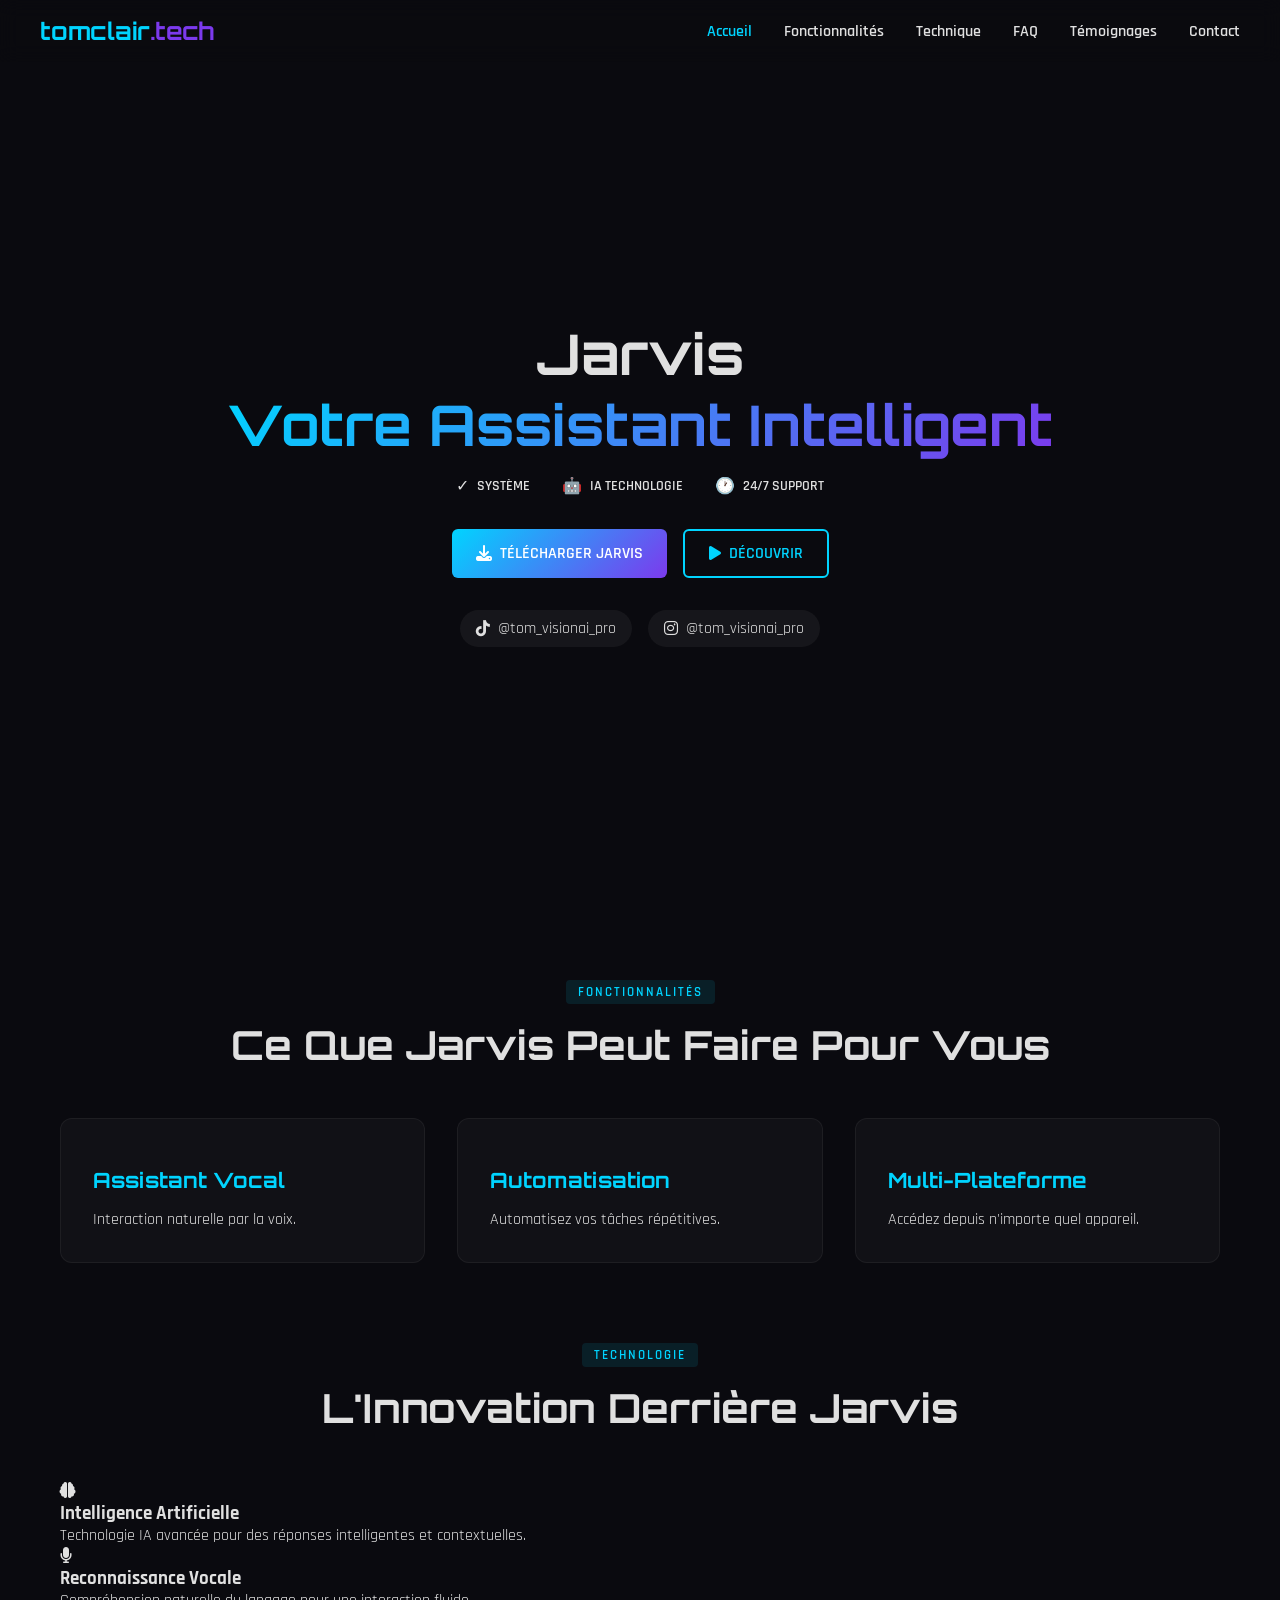
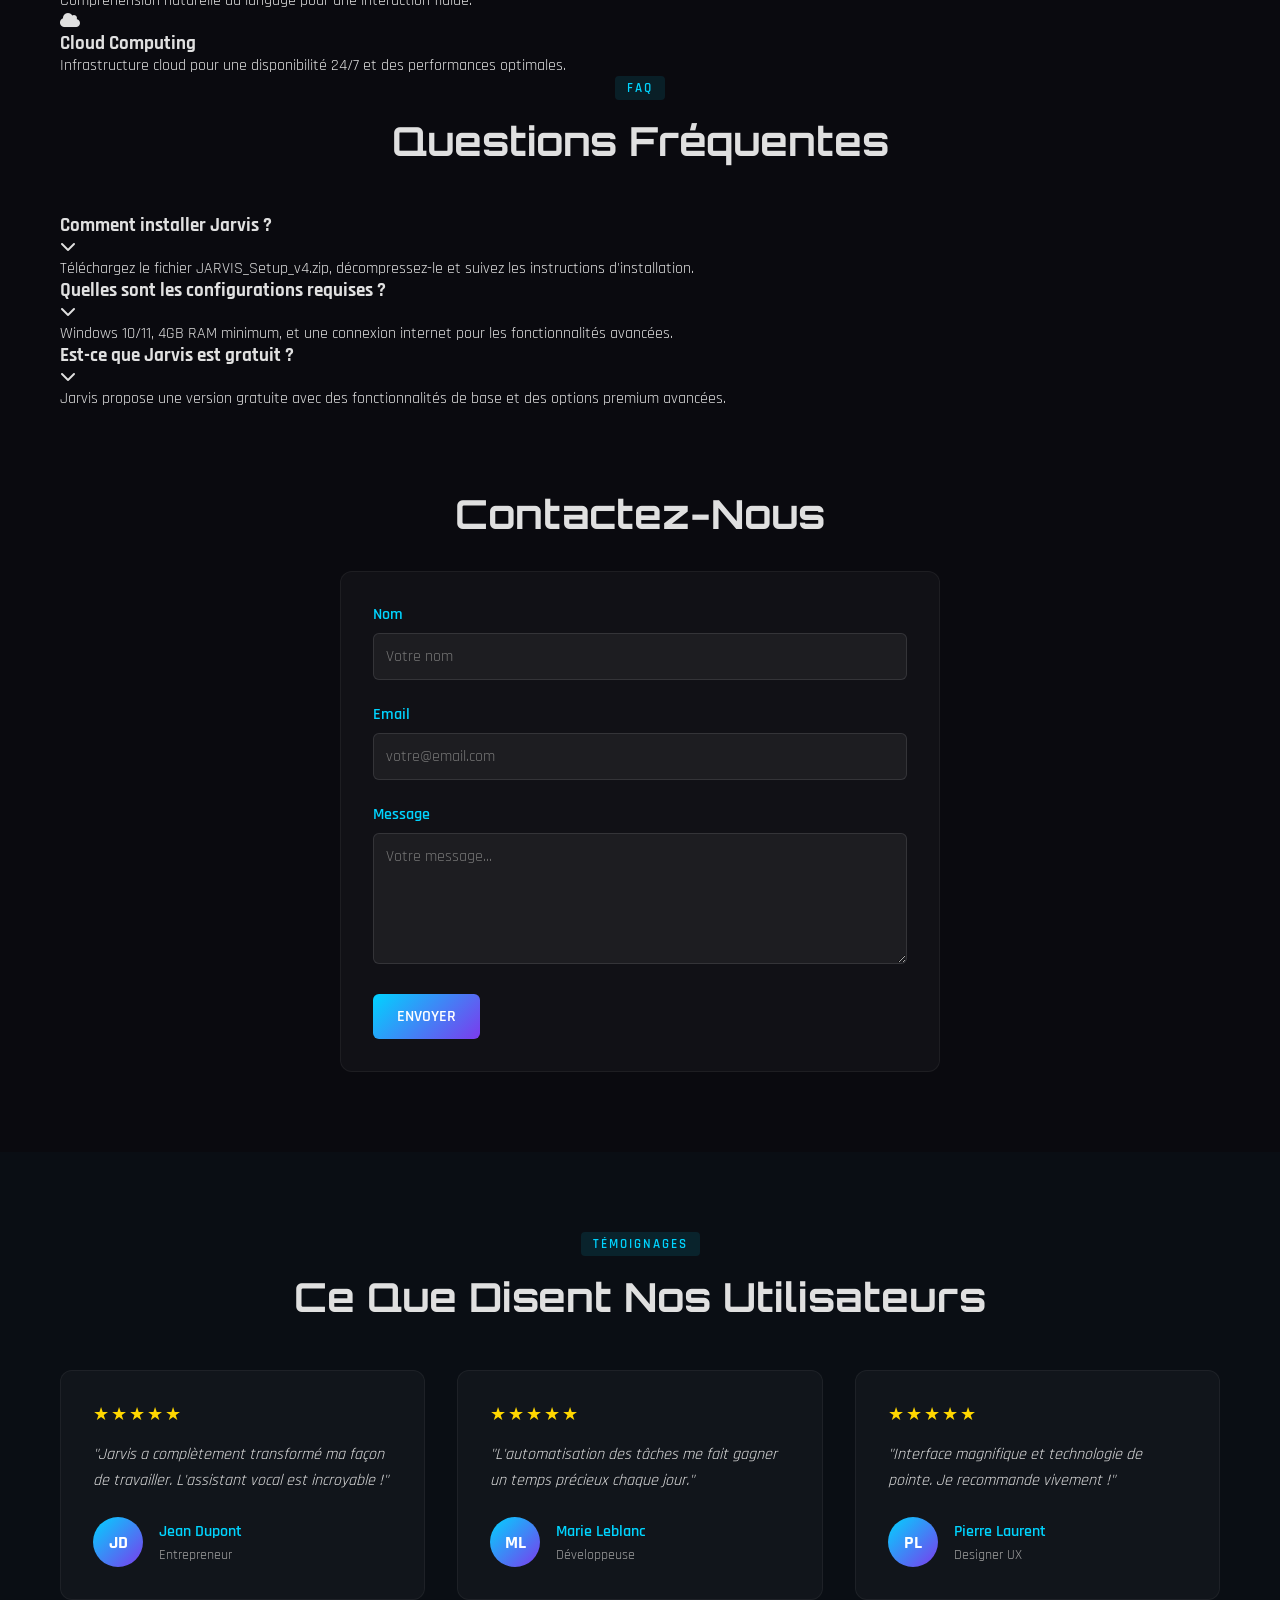
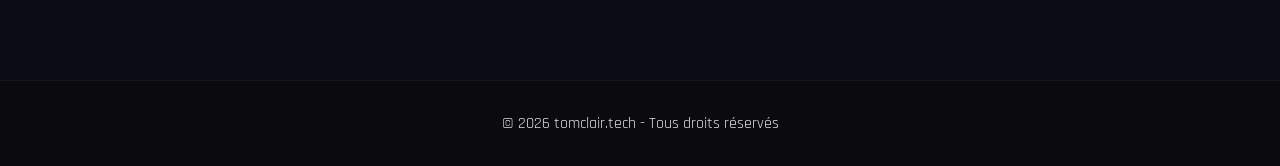
<file: index.html>
<!DOCTYPE html>
<html lang="fr">
<head>
    <meta charset="UTF-8">
    <meta name="viewport" content="width=device-width, initial-scale=1.0">
    <title>Jarvis - Votre Assistant Intelligent</title>
    <link rel="stylesheet" href="style.css">
    <link rel="preconnect" href="https://fonts.googleapis.com">
    <link rel="preconnect" href="https://fonts.gstatic.com" crossorigin>
    <link href="https://fonts.googleapis.com/css2?family=Orbitron:wght@400;700;900&family=Rajdhani:wght@300;400;500;600;700&display=swap" rel="stylesheet">
    <link rel="stylesheet" href="https://cdnjs.cloudflare.com/ajax/libs/font-awesome/6.5.0/css/all.min.css">
</head>
<body>
    <!-- Loading Overlay -->
    <div class="loading-overlay" id="loadingOverlay">
        <div class="loading-content">
            <div class="loading-spinner"></div>
            <h2 class="loading-text">Jarvis</h2>
            <p class="loading-subtext">Votre assistant intelligent</p>
            <button class="loading-close-btn" id="loadingCloseBtn">Accéder au site</button>
        </div>
    </div>

    <!-- Navigation -->
    <nav class="navbar" id="navbar">
        <div class="nav-container">
            <div class="nav-logo">
                <span class="logo-text">tomclair</span><span class="logo-dot">.tech</span>
            </div>
            <div class="nav-links">
                <a href="#hero" class="nav-link active">Accueil</a>
                <a href="#features" class="nav-link">Fonctionnalités</a>
                <a href="#tech" class="nav-link">Technique</a>
                <a href="#faq" class="nav-link">FAQ</a>
                <a href="#testimonials" class="nav-link">Témoignages</a>
                <a href="#contact" class="nav-link">Contact</a>
            </div>
            <div class="nav-toggle" id="navToggle">
                <span></span>
                <span></span>
                <span></span>
            </div>
        </div>
    </nav>

    <!-- Hero Section -->
    <section class="hero" id="hero">
        <div class="hero-content">
            <h1 class="hero-title">
                <span class="title-line">Jarvis</span>
                <span class="title-line gradient-text">Votre Assistant Intelligent</span>
            </h1>
            <div class="hero-stats">
                <div class="stat-item">
                    <span class="stat-icon">✓</span>
                    <span class="stat-text">SYSTÈME</span>
                </div>
                <div class="stat-item">
                    <span class="stat-icon">🤖</span>
                    <span class="stat-text">IA TECHNOLOGIE</span>
                </div>
                <div class="stat-item">
                    <span class="stat-icon">🕐</span>
                    <span class="stat-text">24/7 SUPPORT</span>
                </div>
            </div>
            <div class="hero-actions">
                <a href="JARVIS_Setup_v4.zip" class="btn btn-primary" download="JARVIS_Setup_v4.zip">
                    <i class="fa-solid fa-download"></i>
                    <span>TÉLÉCHARGER JARVIS</span>
                </a>
                <a href="#features" class="btn btn-secondary">
                    <i class="fa-solid fa-play"></i>
                    <span>DÉCOUVRIR</span>
                </a>
            </div>
            <div class="hero-socials">
                <a href="https://www.tiktok.com/@tom_visionai_pro" target="_blank" rel="noopener" class="social-link social-tiktok" aria-label="TikTok">
                    <i class="fa-brands fa-tiktok"></i>
                    <span>@tom_visionai_pro</span>
                </a>
                <a href="https://www.instagram.com/tom_visionai_pro/" target="_blank" rel="noopener" class="social-link social-instagram" aria-label="Instagram">
                    <i class="fa-brands fa-instagram"></i>
                    <span>@tom_visionai_pro</span>
                </a>
            </div>
        </div>
    </section>

    <!-- Features Section -->
    <section class="features" id="features">
        <div class="container">
            <div class="section-header">
                <span class="section-tag">FONCTIONNALITÉS</span>
                <h2 class="section-title">Ce Que Jarvis Peut Faire Pour Vous</h2>
            </div>
            <div class="features-grid">
                <div class="feature-card">
                    <h3>Assistant Vocal</h3>
                    <p>Interaction naturelle par la voix.</p>
                </div>
                <div class="feature-card">
                    <h3>Automatisation</h3>
                    <p>Automatisez vos tâches répétitives.</p>
                </div>
                <div class="feature-card">
                    <h3>Multi-Plateforme</h3>
                    <p>Accédez depuis n'importe quel appareil.</p>
                </div>
            </div>
        </div>
    </section>

    <!-- Tech Section -->
    <section class="tech-section" id="tech">
        <div class="container">
            <div class="section-header">
                <span class="section-tag">TECHNOLOGIE</span>
                <h2 class="section-title">L'Innovation Derrière Jarvis</h2>
            </div>
            <div class="tech-grid">
                <div class="tech-card">
                    <div class="tech-icon">
                        <i class="fa-solid fa-brain"></i>
                    </div>
                    <h3>Intelligence Artificielle</h3>
                    <p>Technologie IA avancée pour des réponses intelligentes et contextuelles.</p>
                </div>
                <div class="tech-card">
                    <div class="tech-icon">
                        <i class="fa-solid fa-microphone"></i>
                    </div>
                    <h3>Reconnaissance Vocale</h3>
                    <p>Compréhension naturelle du langage pour une interaction fluide.</p>
                </div>
                <div class="tech-card">
                    <div class="tech-icon">
                        <i class="fa-solid fa-cloud"></i>
                    </div>
                    <h3>Cloud Computing</h3>
                    <p>Infrastructure cloud pour une disponibilité 24/7 et des performances optimales.</p>
                </div>
            </div>
        </div>
    </section>

    <!-- FAQ Section -->
    <section class="faq-section" id="faq">
        <div class="container">
            <div class="section-header">
                <span class="section-tag">FAQ</span>
                <h2 class="section-title">Questions Fréquentes</h2>
            </div>
            <div class="faq-grid">
                <div class="faq-item">
                    <div class="faq-question">
                        <h3>Comment installer Jarvis ?</h3>
                        <i class="fa-solid fa-chevron-down"></i>
                    </div>
                    <div class="faq-answer">
                        <p>Téléchargez le fichier JARVIS_Setup_v4.zip, décompressez-le et suivez les instructions d'installation.</p>
                    </div>
                </div>
                <div class="faq-item">
                    <div class="faq-question">
                        <h3>Quelles sont les configurations requises ?</h3>
                        <i class="fa-solid fa-chevron-down"></i>
                    </div>
                    <div class="faq-answer">
                        <p>Windows 10/11, 4GB RAM minimum, et une connexion internet pour les fonctionnalités avancées.</p>
                    </div>
                </div>
                <div class="faq-item">
                    <div class="faq-question">
                        <h3>Est-ce que Jarvis est gratuit ?</h3>
                        <i class="fa-solid fa-chevron-down"></i>
                    </div>
                    <div class="faq-answer">
                        <p>Jarvis propose une version gratuite avec des fonctionnalités de base et des options premium avancées.</p>
                    </div>
                </div>
            </div>
        </div>
    </section>

    <!-- Contact Section -->
    <section class="contact-section" id="contact">
        <div class="container">
            <h2>Contactez-Nous</h2>
            <form class="contact-form" id="contactForm" action="https://api.web3forms.com/submit" method="POST">
                <input type="hidden" name="access_key" value="42e1bd3d-5ef8-42c7-bb4b-cd7335bfbe16">
                <input type="hidden" name="subject" value="Nouveau message depuis tomclair.tech">
                <div class="form-group">
                    <label for="name">Nom</label>
                    <input type="text" id="name" name="name" required placeholder="Votre nom">
                </div>
                <div class="form-group">
                    <label for="email">Email</label>
                    <input type="email" id="email" name="email" required placeholder="votre@email.com">
                </div>
                <div class="form-group">
                    <label for="message">Message</label>
                    <textarea id="message" name="message" rows="5" required placeholder="Votre message..."></textarea>
                </div>
                <button type="submit" class="btn btn-primary">ENVOYER</button>
            </form>
        </div>
    </section>

    <!-- Testimonials Section -->
    <section class="testimonials" id="testimonials">
        <div class="container">
            <div class="section-header">
                <span class="section-tag">TÉMOIGNAGES</span>
                <h2 class="section-title">Ce Que Disent Nos Utilisateurs</h2>
            </div>
            <div class="testimonials-grid">
                <div class="testimonial-card">
                    <div class="testimonial-stars">★★★★★</div>
                    <p class="testimonial-text">"Jarvis a complètement transformé ma façon de travailler. L'assistant vocal est incroyable !"</p>
                    <div class="testimonial-author">
                        <div class="author-avatar">JD</div>
                        <div class="author-info">
                            <div class="author-name">Jean Dupont</div>
                            <div class="author-title">Entrepreneur</div>
                        </div>
                    </div>
                </div>
                <div class="testimonial-card">
                    <div class="testimonial-stars">★★★★★</div>
                    <p class="testimonial-text">"L'automatisation des tâches me fait gagner un temps précieux chaque jour."</p>
                    <div class="testimonial-author">
                        <div class="author-avatar">ML</div>
                        <div class="author-info">
                            <div class="author-name">Marie Leblanc</div>
                            <div class="author-title">Développeuse</div>
                        </div>
                    </div>
                </div>
                <div class="testimonial-card">
                    <div class="testimonial-stars">★★★★★</div>
                    <p class="testimonial-text">"Interface magnifique et technologie de pointe. Je recommande vivement !"</p>
                    <div class="testimonial-author">
                        <div class="author-avatar">PL</div>
                        <div class="author-info">
                            <div class="author-name">Pierre Laurent</div>
                            <div class="author-title">Designer UX</div>
                        </div>
                    </div>
                </div>
            </div>
        </div>
    </section>

    <!-- Footer -->
    <footer class="site-footer">
        <div class="container">
            <p>&copy; 2026 tomclair.tech - Tous droits réservés</p>
        </div>
    </footer>

    <script src="script.js"></script>
</body>
</html>
</file>
<file: style.css>
* {
    margin: 0;
    padding: 0;
    box-sizing: border-box;
}

body {
    font-family: 'Rajdhani', sans-serif;
    background: #0a0a0f;
    color: #e0e0e0;
    overflow-x: hidden;
}

.loading-overlay {
    position: fixed;
    top: 0;
    left: 0;
    width: 100%;
    height: 100%;
    background: #0a0a0f;
    z-index: 9999;
    display: flex;
    align-items: center;
    justify-content: center;
    transition: opacity 0.5s, visibility 0.5s;
}

.loading-overlay.hidden {
    opacity: 0;
    visibility: hidden;
}

.loading-content {
    text-align: center;
    max-width: 500px;
    padding: 32px;
}

.loading-spinner {
    width: 80px;
    height: 80px;
    border: 4px solid rgba(0, 212, 255, 0.1);
    border-top: 4px solid #00d4ff;
    border-radius: 50%;
    animation: spin 1s linear infinite;
    margin: 0 auto 24px;
}

@keyframes spin {
    0% { transform: rotate(0deg); }
    100% { transform: rotate(360deg); }
}

.loading-text {
    font-family: 'Orbitron', sans-serif;
    font-size: 32px;
    background: linear-gradient(135deg, #00d4ff, #7c3aed);
    -webkit-background-clip: text;
    -webkit-text-fill-color: transparent;
    background-clip: text;
    margin-bottom: 12px;
}

.loading-subtext {
    font-size: 16px;
    color: #a0a0a0;
    margin-bottom: 32px;
}

.loading-progress {
    width: 100%;
    height: 4px;
    background: rgba(255, 255, 255, 0.05);
    border-radius: 2px;
    overflow: hidden;
    margin-bottom: 16px;
}

.loading-progress-bar {
    height: 100%;
    background: linear-gradient(90deg, #00d4ff, #7c3aed);
    width: 0%;
    transition: width 0.3s;
}

.loading-time {
    font-size: 14px;
    color: #a0a0a0;
    margin-bottom: 24px;
}

.loading-close-btn {
    padding: 12px 24px;
    background: transparent;
    border: 2px solid #00d4ff;
    color: #00d4ff;
    border-radius: 6px;
    font-family: 'Rajdhani', sans-serif;
    font-size: 16px;
    font-weight: 600;
    cursor: pointer;
    transition: all 0.3s;
}

.loading-close-btn:hover {
    background: rgba(0, 212, 255, 0.1);
    transform: translateY(-2px);
}

.container {
    max-width: 1200px;
    margin: 0 auto;
    padding: 0 20px;
}

.navbar {
    position: fixed;
    top: 0;
    left: 0;
    right: 0;
    z-index: 1000;
    background: rgba(10, 10, 15, 0.9);
    backdrop-filter: blur(10px);
    padding: 16px 32px;
}

.nav-container {
    display: flex;
    justify-content: space-between;
    align-items: center;
    max-width: 1200px;
    margin: 0 auto;
}

.nav-logo {
    font-family: 'Orbitron', sans-serif;
    font-size: 24px;
    font-weight: 700;
}

.logo-text {
    color: #00d4ff;
}

.logo-dot {
    color: #7c3aed;
}

.nav-links {
    display: flex;
    gap: 32px;
    align-items: center;
}

.nav-link {
    color: #e0e0e0;
    text-decoration: none;
    font-weight: 600;
    transition: color 0.3s;
}

.nav-link:hover, .nav-link.active {
    color: #00d4ff;
}

.hero {
    min-height: 100vh;
    display: flex;
    align-items: center;
    justify-content: center;
    position: relative;
    padding: 96px 32px 32px;
}

.hero-content {
    text-align: center;
    z-index: 10;
}

.hero-title {
    font-family: 'Orbitron', sans-serif;
    font-size: 56px;
    margin-bottom: 16px;
}

.title-line {
    display: block;
}

.gradient-text {
    background: linear-gradient(135deg, #00d4ff, #7c3aed);
    -webkit-background-clip: text;
    -webkit-text-fill-color: transparent;
    background-clip: text;
}

.hero-stats {
    display: flex;
    gap: 32px;
    justify-content: center;
    margin-bottom: 32px;
}

.stat-item {
    display: flex;
    align-items: center;
    gap: 8px;
}

.stat-text {
    font-weight: 600;
    font-size: 14px;
}

.hero-actions {
    display: flex;
    gap: 16px;
    justify-content: center;
    margin-bottom: 32px;
}

.btn {
    padding: 12px 24px;
    border-radius: 6px;
    text-decoration: none;
    font-weight: 600;
    display: inline-flex;
    align-items: center;
    gap: 8px;
    transition: all 0.3s;
    border: none;
    cursor: pointer;
    font-family: inherit;
    font-size: inherit;
}

.btn-primary {
    background: linear-gradient(135deg, #00d4ff, #7c3aed);
    color: white;
}

.btn-secondary {
    background: transparent;
    border: 2px solid #00d4ff;
    color: #00d4ff;
}

.hero-socials {
    display: flex;
    gap: 16px;
    justify-content: center;
}

.social-link {
    display: inline-flex;
    align-items: center;
    gap: 8px;
    color: #e0e0e0;
    text-decoration: none;
    padding: 8px 16px;
    border-radius: 20px;
    background: rgba(255, 255, 255, 0.05);
    transition: all 0.3s;
}

.social-link:hover {
    background: rgba(255, 255, 255, 0.1);
    transform: translateY(-2px);
}

.features {
    padding: 80px 0;
}

.section-header {
    text-align: center;
    margin-bottom: 48px;
}

.section-tag {
    display: inline-block;
    padding: 4px 12px;
    background: rgba(0, 212, 255, 0.1);
    color: #00d4ff;
    border-radius: 4px;
    font-size: 13px;
    font-weight: 600;
    letter-spacing: 2px;
    margin-bottom: 16px;
}

.section-title {
    font-family: 'Orbitron', sans-serif;
    font-size: 40px;
    margin-bottom: 16px;
}

.features-grid {
    display: grid;
    grid-template-columns: repeat(auto-fit, minmax(300px, 1fr));
    gap: 32px;
}

.feature-card {
    background: rgba(255, 255, 255, 0.03);
    border: 1px solid rgba(255, 255, 255, 0.05);
    border-radius: 12px;
    padding: 32px;
    transition: all 0.3s;
}

.feature-card:hover {
    transform: translateY(-5px);
    border-color: rgba(0, 212, 255, 0.3);
    box-shadow: 0 10px 30px rgba(0, 0, 0, 0.3);
}

.feature-card h3 {
    font-family: 'Orbitron', sans-serif;
    font-size: 21px;
    margin: 16px 0;
    color: #00d4ff;
}

.testimonials {
    padding: 80px 0;
    background: rgba(0, 212, 255, 0.02);
}

.testimonials-grid {
    display: grid;
    grid-template-columns: repeat(auto-fit, minmax(300px, 1fr));
    gap: 32px;
}

.testimonial-card {
    background: rgba(255, 255, 255, 0.03);
    border: 1px solid rgba(255, 255, 255, 0.05);
    border-radius: 12px;
    padding: 32px;
    transition: all 0.3s;
}

.testimonial-card:hover {
    transform: translateY(-5px);
    border-color: rgba(0, 212, 255, 0.3);
    box-shadow: 0 10px 30px rgba(0, 0, 0, 0.3);
}

.testimonial-stars {
    color: #ffd700;
    font-size: 18px;
    margin-bottom: 16px;
    letter-spacing: 2px;
}

.testimonial-text {
    font-size: 16px;
    line-height: 1.6;
    margin-bottom: 24px;
    color: #e0e0e0;
    font-style: italic;
}

.testimonial-author {
    display: flex;
    align-items: center;
    gap: 16px;
}

.author-avatar {
    width: 50px;
    height: 50px;
    border-radius: 50%;
    background: linear-gradient(135deg, #00d4ff, #7c3aed);
    display: flex;
    align-items: center;
    justify-content: center;
    font-weight: 700;
    font-size: 18px;
    color: white;
}

.author-info {
    flex: 1;
}

.author-name {
    font-weight: 600;
    font-size: 16px;
    color: #00d4ff;
    margin-bottom: 4px;
}

.author-title {
    font-size: 14px;
    color: #a0a0a0;
}

.contact-section {
    padding: 80px 0;
}

.contact-section h2 {
    text-align: center;
    font-family: 'Orbitron', sans-serif;
    font-size: 40px;
    margin-bottom: 32px;
}

.contact-form {
    max-width: 600px;
    margin: 0 auto;
    background: rgba(255, 255, 255, 0.03);
    padding: 32px;
    border-radius: 12px;
    border: 1px solid rgba(255, 255, 255, 0.05);
}

.form-group {
    margin-bottom: 24px;
}

.form-group label {
    display: block;
    margin-bottom: 8px;
    font-weight: 600;
    color: #00d4ff;
}

.form-group input,
.form-group textarea {
    width: 100%;
    padding: 12px;
    background: rgba(255, 255, 255, 0.05);
    border: 1px solid rgba(255, 255, 255, 0.1);
    border-radius: 6px;
    color: #e0e0e0;
    font-family: 'Rajdhani', sans-serif;
    font-size: 16px;
}

.form-group input:focus,
.form-group textarea:focus {
    outline: none;
    border-color: #00d4ff;
}

.site-footer {
    padding: 32px;
    text-align: center;
    border-top: 1px solid rgba(255, 255, 255, 0.05);
}

.scroll-progress {
    position: fixed;
    top: 0;
    left: 0;
    height: 3px;
    background: linear-gradient(90deg, #00d4ff, #7c3aed);
    z-index: 1001;
    width: 0%;
    transition: width 0.3s;
}

.back-to-top {
    position: fixed;
    bottom: 32px;
    right: 32px;
    background: linear-gradient(135deg, #00d4ff, #7c3aed);
    color: white;
    border: none;
    border-radius: 50%;
    width: 50px;
    height: 50px;
    cursor: pointer;
    opacity: 0;
    transition: opacity 0.3s;
    z-index: 999;
    display: flex;
    align-items: center;
    justify-content: center;
}

.back-to-top.visible {
    opacity: 1;
}

.nav-toggle {
    display: none;
    flex-direction: column;
    gap: 4px;
    cursor: pointer;
}

.nav-toggle span {
    width: 25px;
    height: 3px;
    background: #e0e0e0;
}

@media (max-width: 968px) {
    .nav-links {
        display: none;
        position: absolute;
        top: 100%;
        left: 0;
        right: 0;
        background: rgba(10, 10, 15, 0.95);
        flex-direction: column;
        padding: 16px;
    }
    
    .nav-links.active {
        display: flex;
    }
    
    .nav-toggle {
        display: flex;
    }
    
    .hero-title {
        font-size: 40px;
    }
    
    .hero-stats {
        flex-direction: column;
        gap: 16px;
    }
    
    .hero-actions {
        flex-direction: column;
        align-items: center;
    }
}
</file>
